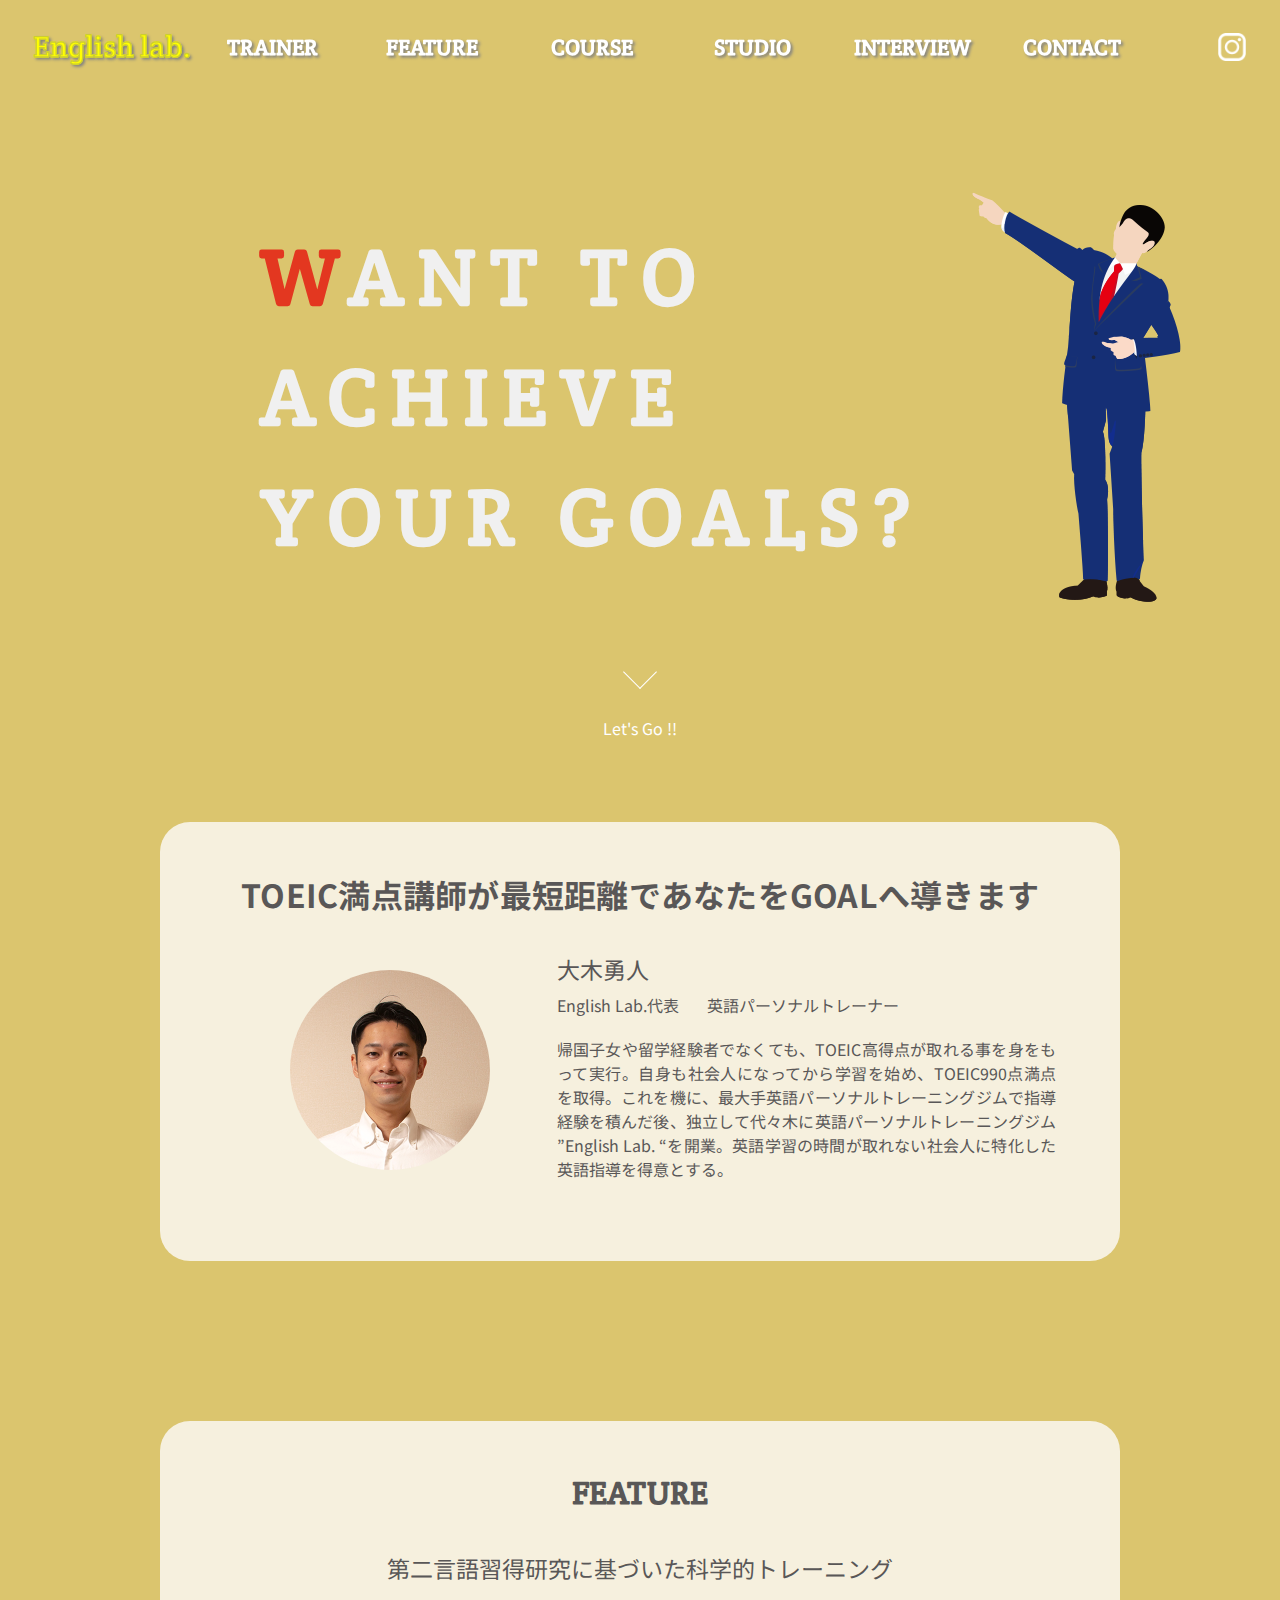
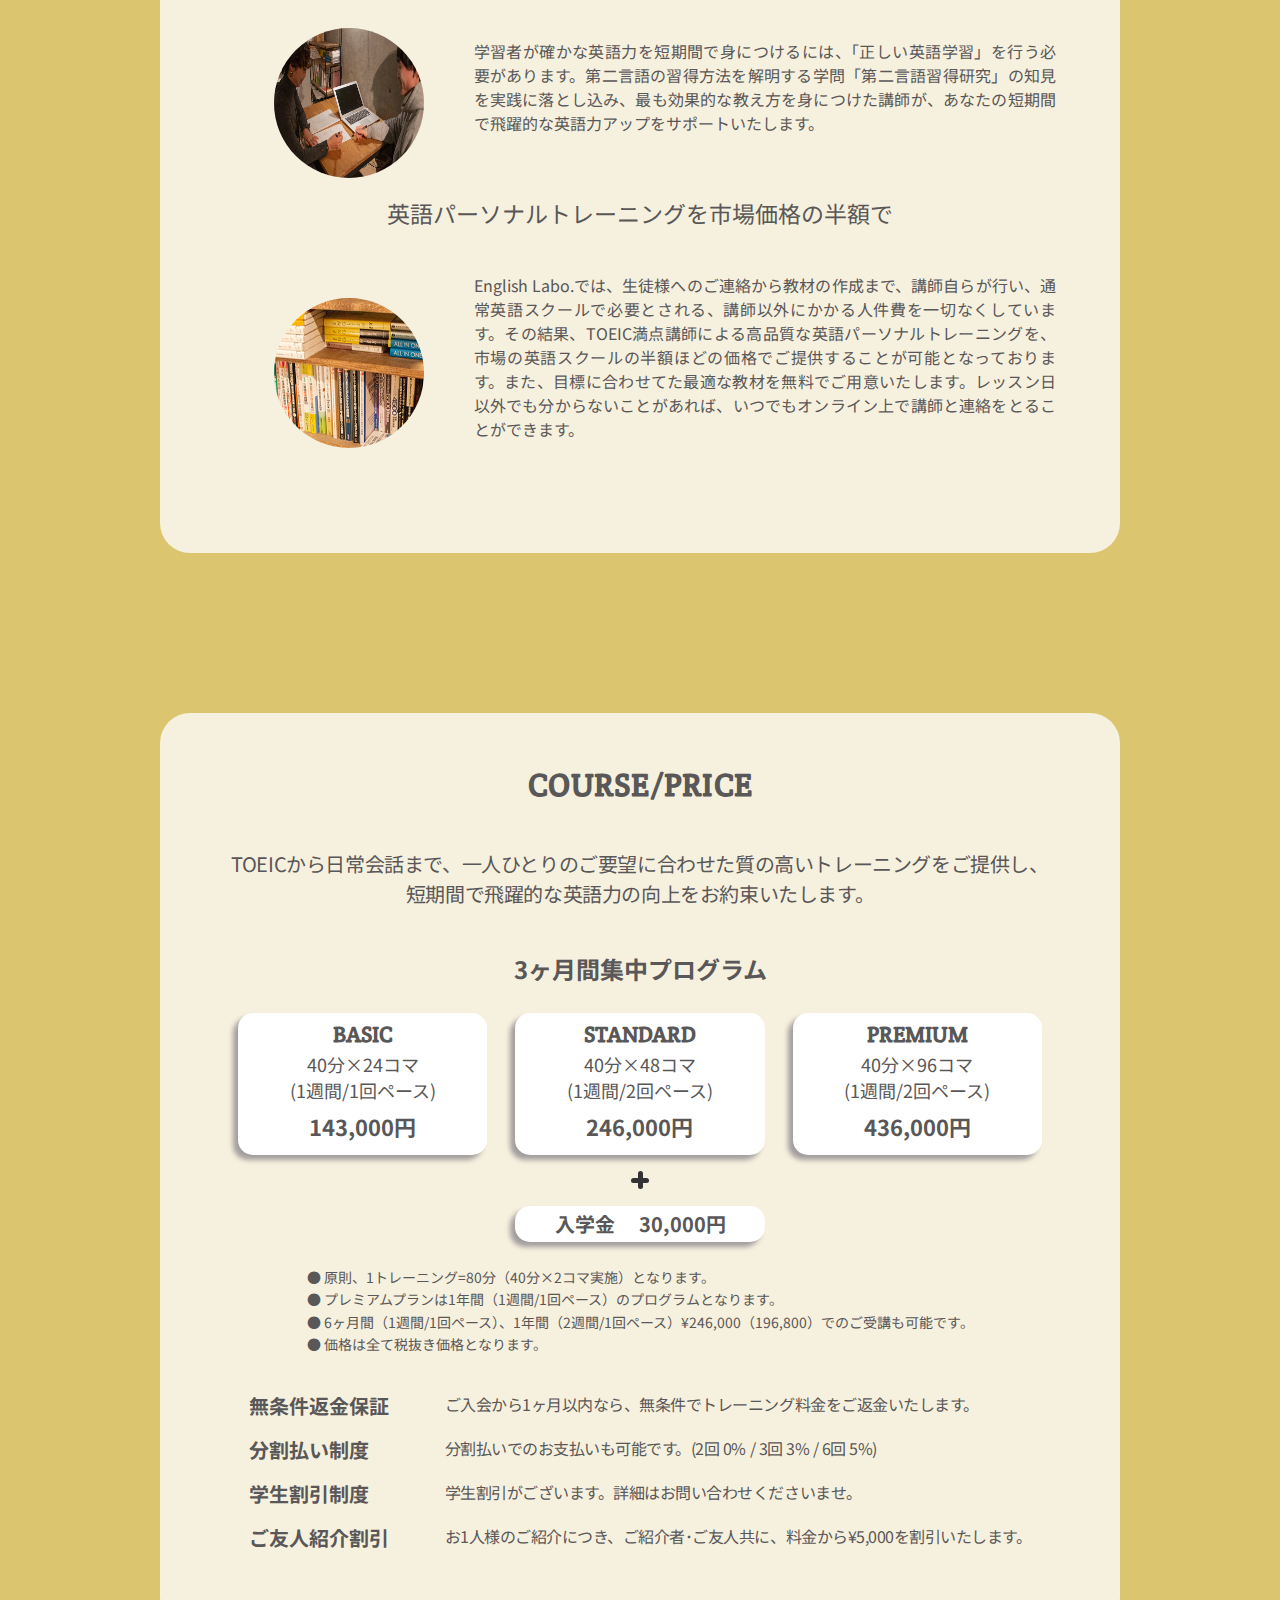
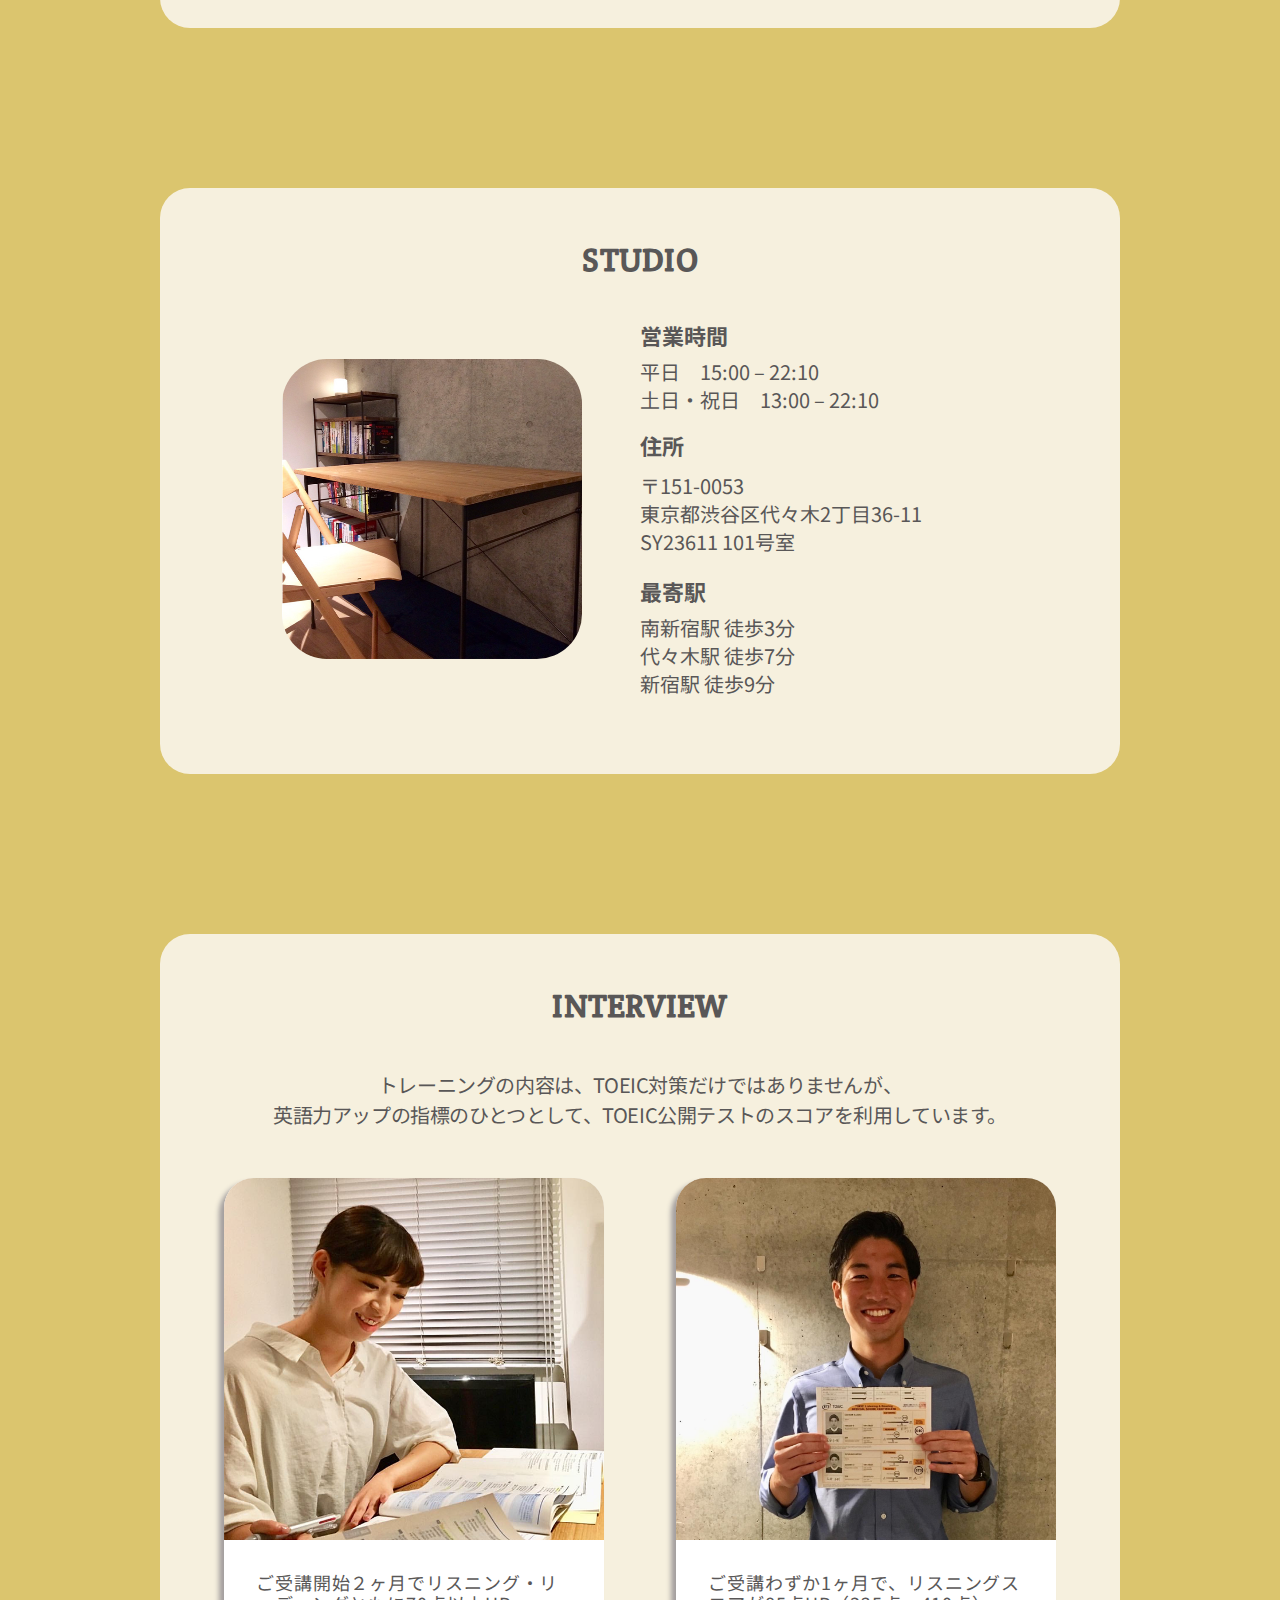
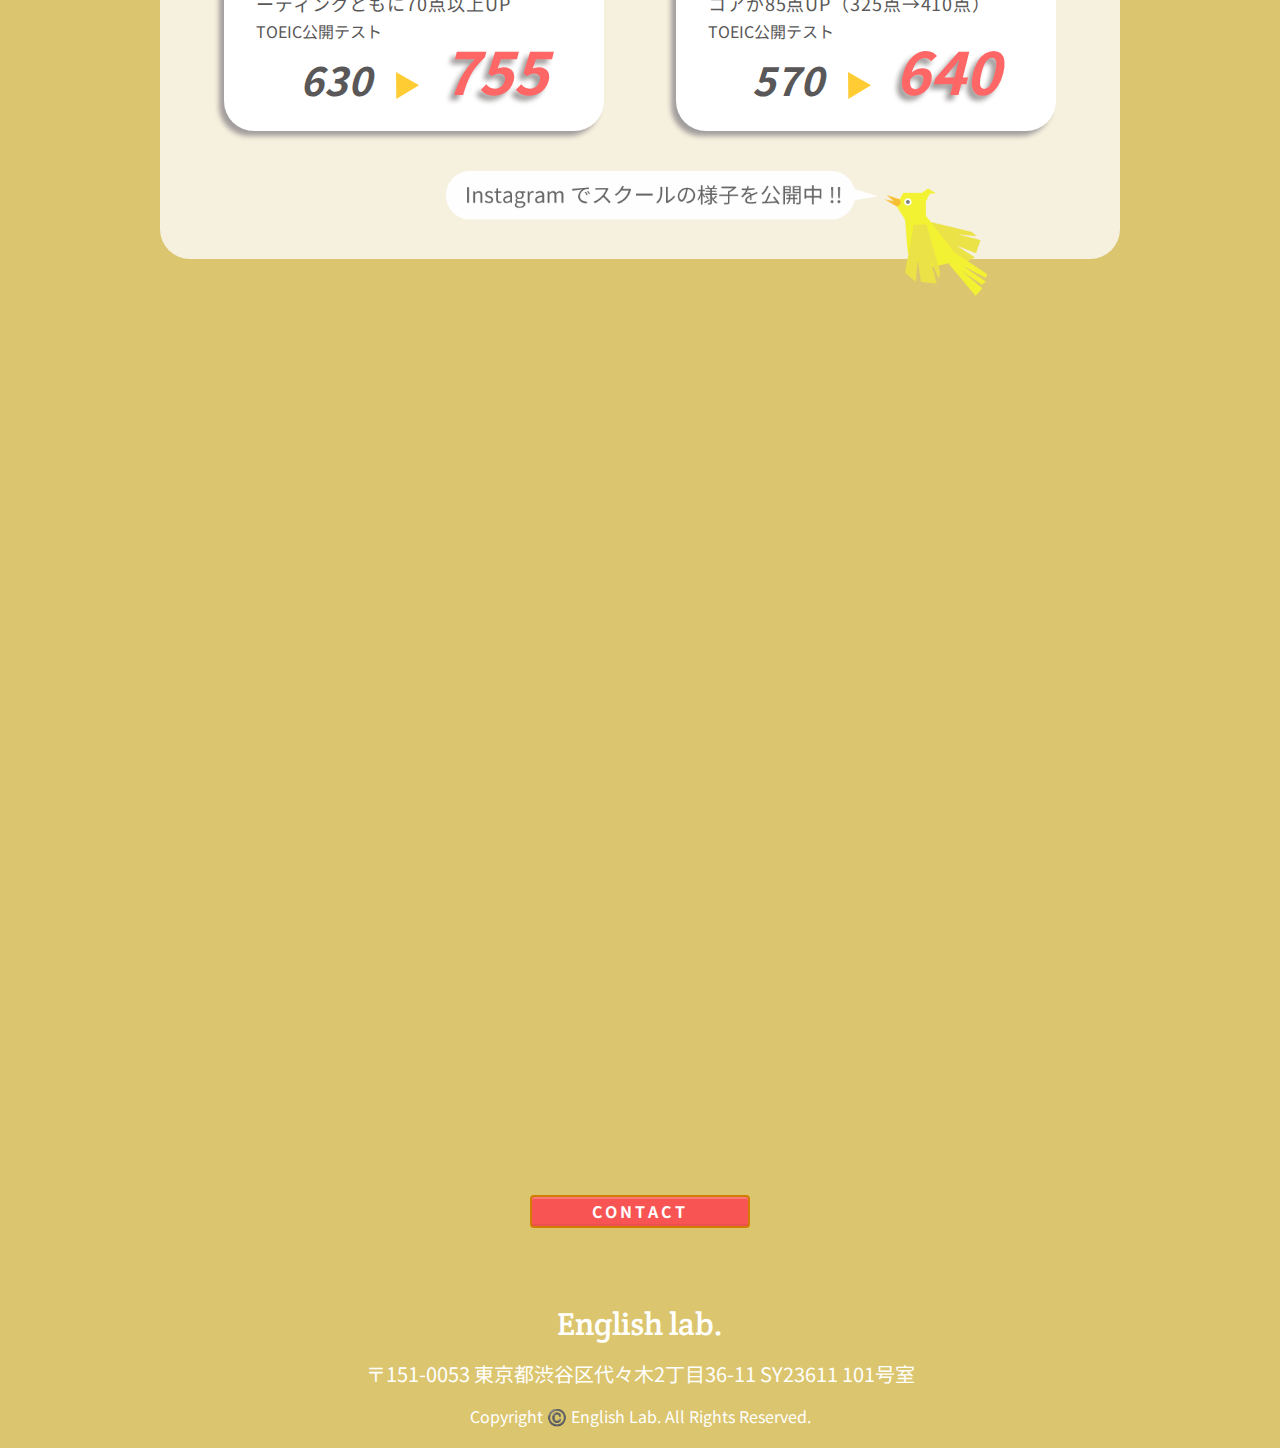
<file: index.html>
<!doctype html>
<html>
<head>
<meta charset="UTF-8">
<title>English lab.</title>
<meta name="viewport" content="width=device-width,initial-scale=1.0,minimum-scale=1.0">	
<link rel="stylesheet" href="./css/reset.css">
<link rel="stylesheet" href="./css/style.css">
<link href="https://fonts.googleapis.com/css?family=Crete+Round|Noto+Sans+JP&display=swap&subset=japanese" rel="stylesheet">
</head>
<body class="background-layer-pc  background-layer-sp">
	<header class="site-header">
		<h1 class="site-title-sp"><a href="./index.html">English lab.</a></h1>
	        <div class="header_nav">	
				<nav class="global-nav" id="scrollbar">
					<ul class="global-nav__list">
						<li class="site-title"><a href="./index.html">English lab.</a></li>
						<li class="global-nav__item"><a href="#item-1">TRAINER</a></li>
						<li class="global-nav__item"><a href="#item-2">FEATURE</a></li>
						<li class="global-nav__item"><a href="#item-3">COURSE</a></li>
						<li class="global-nav__item"><a href="#item-4">STUDIO</a></li>
						<li class="global-nav__item"><a href="#item-5">INTERVIEW</a></li>
						<li class="global-nav__item"><a href="./contact/contact.html">CONTACT</a></li>
						<li class="global-nav__item sns"><a href="https://www.instagram.com/yutooki0319/?hl=ja"><img src="./images/instagram.png" alt="インスタのアイコン" class="instagram"></a></li>
					</ul>
				</nav>
		    </div>
		    <div class="btn-trigger" id="nav_btn">
				<span></span>
				<span></span>
				<span></span>
			</div>
	</header>
<!--inner ----->	
	<div class="inner"> 
		<div class="firstview-box">
			<p class="catchcopy">Want To<br>Achieve<br>
	         Your Goals?</p>
			<div class="man"><img src="./images/man.png" alt="ゴールを指差すビジネスマン"></div>
		</div>
		<div class="scroll"><a href="#"><span></span>Let's Go !!</a></div>
		
<!--trainer ----->
		  <div class="inner-box" id="item-1">
			<h2 class="section-title ff-jp">TOEIC満点講師が最短距離で<br class="br-sp">あなたをGOALへ導きます</h2>
			<div class="container">
				<div class="media-head">
					<img src="./images/trainer.png" class="picture-circle" alt="トレーナー写真">
				</div>
				<div class="media-body">
					<p class="trainer-name fs25">大木勇人</p>
					<div class="job-position"><p class="jobposition-1">English Lab.代表</p><p class="jobposition-2">英語パーソナルトレーナー</p></div>
					<p class="text">帰国子女や留学経験者でなくても、TOEIC高得点が取れる事を身をもって実行。自身も社会人になってから学習を始め、TOEIC990点満点を取得。これを機に、最大手英語パーソナルトレーニングジムで指導経験を積んだ後、独立して代々木に英語パーソナルトレーニングジム ”English Lab. “を開業。英語学習の時間が取れない社会人に特化した英語指導を得意とする。</p>
				</div>
			</div>
		  </div>	
<!--//trainer----->
<!--feature-->
		<section>
		  <div class="inner-box" id="item-2">
			<h2 class="section-title">feature</h2>
			<h3 class="media-title text-center">第二言語習得研究に基づいた科学的トレーニング</h3>
			<div class="container">
				<div class="media-head-2">
					<img src="images/classroom.png" class="picture-circle-15" alt="授業風景">
				</div>
				<div class="media-body-2">
					<p class="text">学習者が確かな英語力を短期間で身につけるには、「正しい英語学習」を行う必要があります。第二言語の習得方法を解明する学問「第二言語習得研究」の知見を実践に落とし込み、最も効果的な教え方を身につけた講師が、あなたの短期間で飛躍的な英語力アップをサポートいたします。</p>
				</div>
			</div>
			<h3 class="media-title text-center">英語パーソナルトレーニングを市場価格の半額で</h3>
			<div class="container">
				<div class="media-head-2">
					<img src="images/books.png" class="picture-circle-15" alt="教材写真">
				</div>
				<div class="media-body-2 mb0">
					<p class="text">English Labo.では、生徒様へのご連絡から教材の作成まで、講師自らが行い、通常英語スクールで必要とされる、講師以外にかかる人件費を一切なくしています。その結果、TOEIC満点講師による高品質な英語パーソナルトレーニングを、市場の英語スクールの半額ほどの価格でご提供することが可能となっております。また、目標に合わせてた最適な教材を無料でご用意いたします。レッスン日以外でも分からないことがあれば、いつでもオンライン上で講師と連絡をとることができます。</p>
				</div>
			</div>
		  </div>
		</section>
<!--//feature-->
<!--course price-->
		<section>
		  <div class="inner-box" id="item-3">
			<h2 class="section-title">course/price</h2>
			<p class="lead text-center fs2">TOEICから日常会話まで、一人ひとりのご要望に合わせた質の高いトレーニングをご提供し、<br class="br-pc">短期間で飛躍的な英語力の向上をお約束いたします。</p>
			<h3 class="program text-center">3ヶ月間集中プログラム</h3>
			<div class="course-price">
			   <dl class="course-box">
				<dt class="course-title">basic</dt>
				<dd class="course-d1">40分×24コマ</dd>
				<dd class="course-d2">(1週間/1回ペース)</dd>
				<dd class="course-d3">143,000円</dd>
			   </dl>
			   <dl class="course-box">
				<dt class="course-title">standard</dt>
				<dd class="course-d1">40分×48コマ</dd>
				<dd class="course-d2">(1週間/2回ペース)</dd>
				<dd class="course-d3">246,000円</dd>
			   </dl>
			   <dl class="course-box">
				<dt class="course-title">premium</dt>
				<dd class="course-d1">40分×96コマ</dd>
				<dd class="course-d2">(1週間/2回ペース)</dd>

				<dd class="course-d3">436,000円</dd>
			   </dl>
			</div>
			<div class="section-plus">
			  <i class="op_plus"></i>
			</div>
			<div class="entrancefee-box">
			  <dl class="entrancefee">
				 <dt class="entrancefee-title .section-title.ff-jp">入学金</dt>
				 <dd class="entrancefee-price">30,000円</dd>
			  </dl>
			</div>
			<div class="notes-4">
				<p class="notes">● 原則、1トレーニング=80分（40分×2コマ実施）となります。<br>● プレミアムプランは1年間（1週間/1回ペース）のプログラムとなります。<br>● 6ヶ月間（1週間/1回ペース）、1年間（2週間/1回ペース）¥246,000（196,800）でのご受講も可能です。<br>● 価格は全て税抜き価格となります。</p>
			</div>
			<div class="discount">
				<dl>
					<dt class="discount-title">無条件返金保証</dt>
					<dd class="discount-detail">ご入会から1ヶ月以内なら、無条件でトレーニング料金をご返金いたします。</dd>
					<dt class="discount-title">分割払い制度</dt>
					<dd class="discount-detail">分割払いでのお支払いも可能です。(2回 0% / 3回 3% / 6回 5%)</dd>
					<dt class="discount-title">学生割引制度</dt>
					<dd class="discount-detail">学生割引がございます。詳細はお問い合わせくださいませ。</dd>
					<dt class="discount-title">ご友人紹介割引</dt>
					<dd class="discount-detail">お1人様のご紹介につき、ご紹介者･ご友人共に、料金から¥5,000を割引いたします。</dd>
				</dl>
			</div>
		  </div>
		</section>
<!--//course price-->
<!--studio-->
		<section>
		  <div class="inner-box" id="item-4">
			<h2 class="section-title">studio</h2>
			 <div class="container">
				 <div class="media-head-3">
					<img src="images/studio.png" class="picture-square" alt="机の写真">
				 </div>
				 <div class="media-body">
					 <dl>
						<dt class="studio-t1">営業時間</dt>
						<dd class="weekdays">平日　15:00 – 22:10</dd>
						<dd class="holidays">土日・祝日　13:00 – 22:10</dd>
						<dt class="studio-t1">住所</dt>
						<dd class="studio-adress">〒151-0053<br>東京都渋谷区代々木2丁目36-11<br>SY23611  101号室</dd>
						<dt class="studio-t1">最寄駅</dt>
						<dd class="station-name">南新宿駅 徒歩3分</dd>
						<dd class="station-name">代々木駅 徒歩7分</dd>
						<dd class="station-name">新宿駅 徒歩9分</dd>
					 </dl>
				 </div>
			 </div>
		  </div>
		</section>
	  <!--//studio-->
	  <!--interview-->
		<section>
		  <div class="inner-box pb112" id="item-5">
			<h2 class="section-title">interview</h2>
			<p class="lead text-center">トレーニングの内容は、TOEIC対策だけではありませんが、<br class="br-pc">英語力アップの指標のひとつとして、TOEIC公開テストのスコアを利用しています。</p>
			<div class="interview-article">
				<div class="interview-box">
					<div class="interview-head"><img src="images/interview1.png" class="interview-img" alt="女性生徒の写真"></div>
					<div class="interview-body">
						<p class="interview-text">ご受講開始２ヶ月でリスニング・リーディングともに70点以上UP</p>
						<p class="toeic">TOEIC公開テスト</p>
						<div class="toeic-score">
							<p class="pre-score">630</p>
							<img src="images/traiangle.png" class="triangle" alt="三角形矢印">
							<p class="cure-score">755</p>
						</div>
					</div>
				</div>
				<div class="interview-box">
					<div class="interview-head">
						<img src="images/IMG_9064.jpg" class="img-pc" alt="男性生徒の写真">
						<img src="images/interview2.png" class="img-sp" alt="男性生徒の写真">
					</div>
					<div class="interview-body">
						<p class="interview-text">ご受講わずか1ヶ月で、リスニングスコアが85点UP（325点→410点）</p>
						<p class="toeic">TOEIC公開テスト</p>
						<div class="toeic-score">
							<p class="pre-score">570</p>
							<img src="images/traiangle.png" class="triangle" alt="三角形矢印">
							<p class="cure-score">640</p>
						</div>
					</div>		
				</div>
			</div>
			<div class="bird"><a href="#"><img src="./images/insta-bird-fly.png"  alt="インスタグラムへ促す鳥"></a></div>
		  </div>
		</section>
<!--//interview-->
<div id="bg-stop"></div>
<div class="padding"></div>
</div>
<div class="btn-contact">
	<a href="./contact/contact.html" class="btn-square-so-pop">CONTACT</a>
</div>	
<!--//inner ----->		
<footer class="footer text-center">

	<p class="company">English lab.</p>
	<p class="footer-adress">〒151-0053 東京都渋谷区代々木2丁目36-11 <br class="br-sp">SY23611  101号室</p>
    <p class="copyrights"><small>Copyright ©️ English Lab. All Rights Reserved.</small></p>
</footer>
	
<script src="https://ajax.googleapis.com/ajax/libs/jquery/3.4.1/jquery.min.js"></script>
<script src="./script.js"></script>

</body>
</html>
</file>
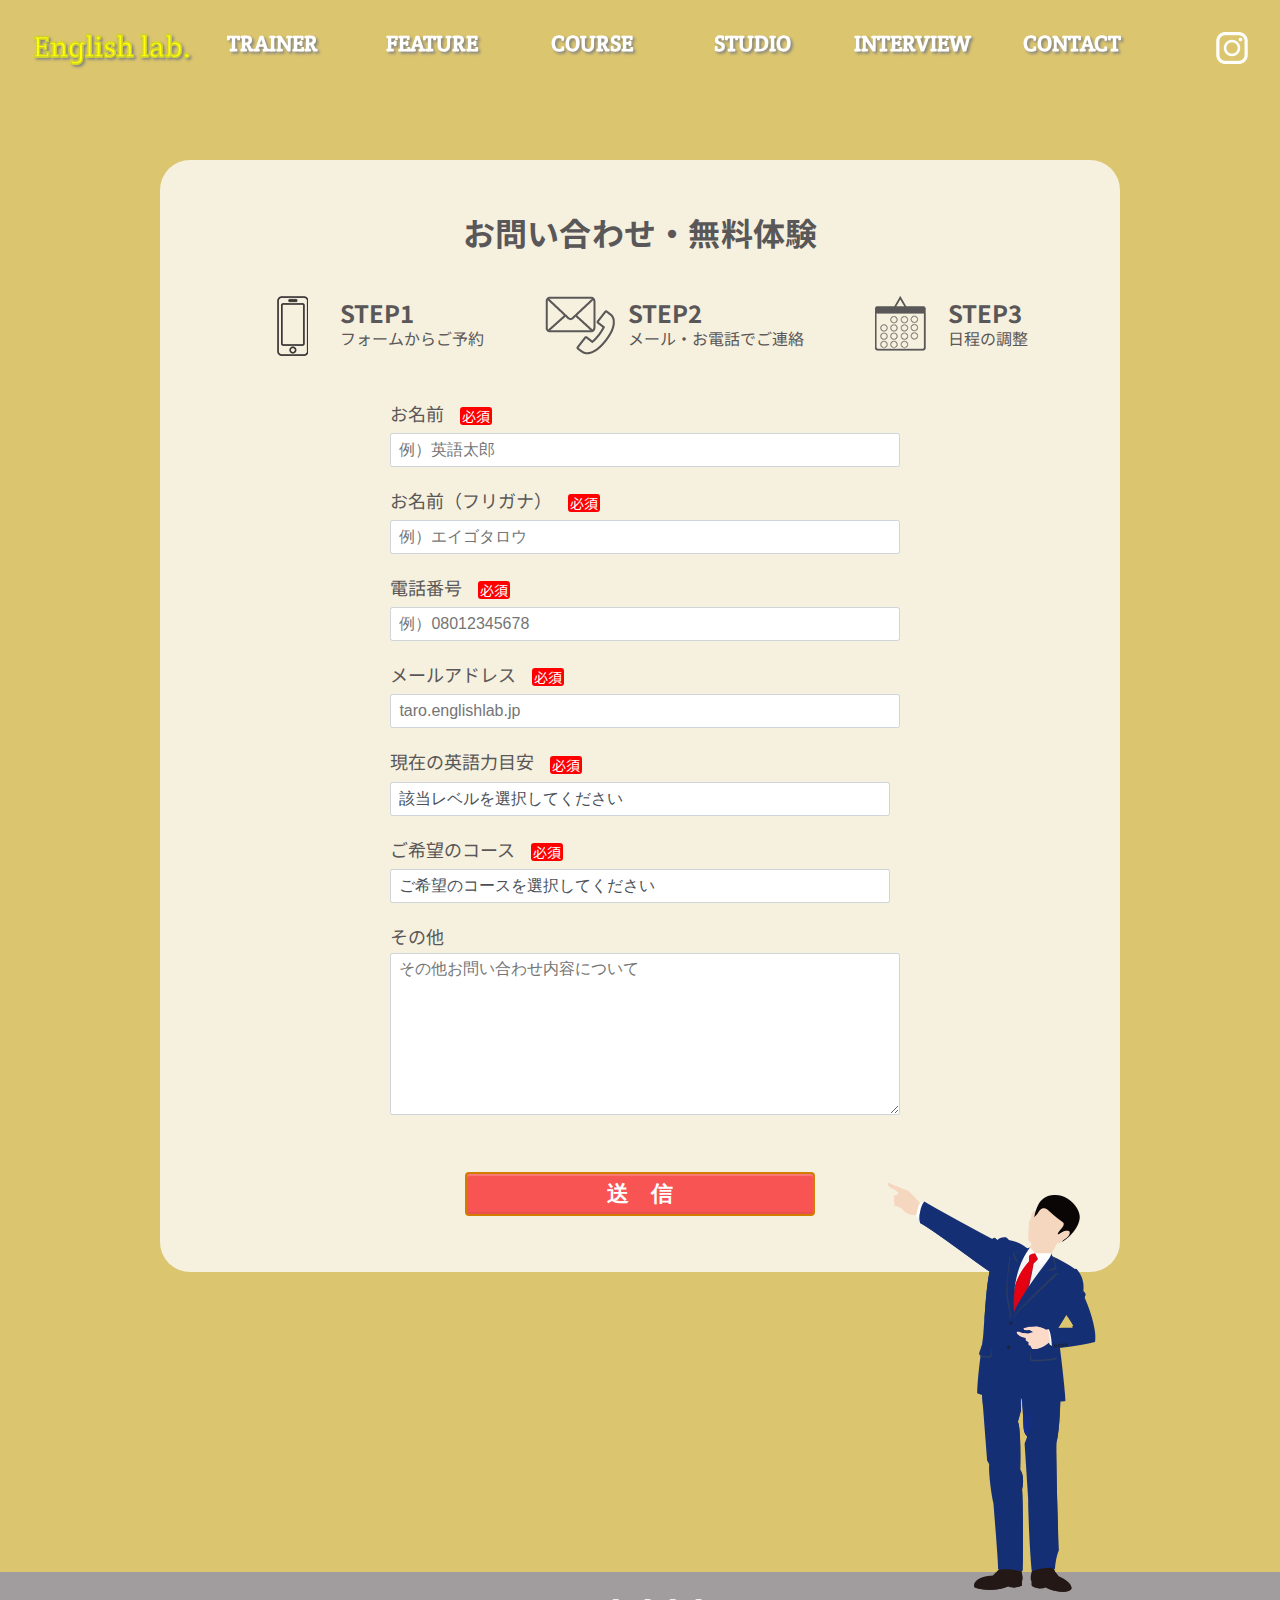
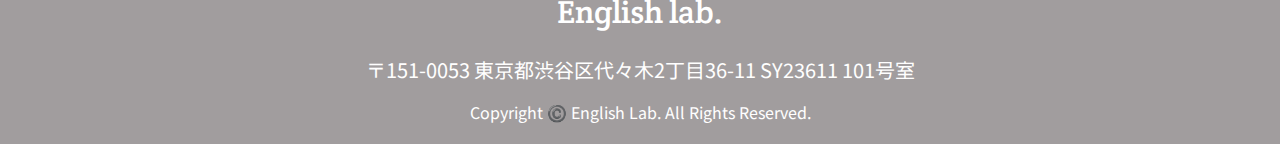
<file: contact/contact.html>
<!doctype html>
<html>
<head>
<meta charset="UTF-8">
<title>English lab.</title>
<meta name="robots" content="noindex">
<meta name="viewport" content="width=device-width,initial-scale=1.0,minimum-scale=1.0">	
<link rel="stylesheet" href="../css/reset.css">
<link rel="stylesheet" href="../contact/style.css">
<link href="https://fonts.googleapis.com/css?family=Crete+Round|Noto+Sans+JP&display=swap&subset=japanese" rel="stylesheet">
</head>
<!--contactページ-------------------------------------->
<body>
<header class="site-header">
		<h1 class="site-title-sp"><a href="../index.html">English lab.</a></h1>
	        <div class="header_nav">	
				<nav class="global-nav" id="scrollbar">
					<ul class="global-nav__list">
						<li class="site-title"><a href="../index.html">English lab.</a></li>
						<li class="global-nav__item"><a href="../index.html#item-1">TRAINER</a></li>
						<li class="global-nav__item"><a href="../index.html#item-2">FEATURE</a></li>
						<li class="global-nav__item"><a href="../index.html#item-3">COURSE</a></li>
						<li class="global-nav__item"><a href="../index.html#item-4">STUDIO</a></li>
						<li class="global-nav__item"><a href="../index.html#item-5">INTERVIEW</a></li>
						<li class="global-nav__item"><a href="./contact/contact.html">CONTACT</a></li>
						<li class="global-nav__item sns"><a href="#"><img src="../images/instagram.png" alt="インスタのアイコン" class="instagram"></a></li>
					</ul>
				</nav>
		    </div>
		    <div class="btn-trigger" id="nav_btn">
				<span></span>
				<span></span>
				<span></span>
			</div>
</header>
<div class="inner">
<!----contact-->
<section>
	<div class="inner-box mb192">
	  <h2 class="section-title ff-jp">お問い合わせ・無料体験</h2>
	 <ul class="contact-flow">
		 <li>
			<div class="media">
				<div class="media-head-icon mg0"><img src="../images/smartphone.png" alt="スマートフォンのイラスト"></div>
				<div class="media-body">
					<h3 class="c-hedding">step1</h3>
					<p>フォームからご予約</p>
				</div>
			</div>
		 </li>
		 <li>
			<div class="media">
				<div class="media-head-icon"><img src="../images/mail-tel.png" alt="メール・電話のイラスト"></div>
				<div class="media-body">
					<h3 class="c-hedding">step2</h3>
					<p>メール・お電話でご連絡</p>
				</div>
			</div>
		 </li>
		 <li>
			 <div class="media">
				<div class="media-head-icon"><img src="../images/schedule.png" alt="カレンダーのイラスト"></div>
				<div class="media-body">
					<h3 class="c-hedding">step3</h3>
					<p>日程の調整</p>
				</div>
			 </div>
		 </li>
	  </ul>
	  <div class="container-c">
		  <form method="post" name="select" action="#">
			<div class="form-group">
				<dl>	
					<dt class="form-title"><label for="inputAdress">お名前</label><span class="require">必須</span></dt>
					<dd><input type="text" class="form-control" id="inputName" name="name" placeholder="例）英語太郎"></dd>
				</dl>	
			</div>
			<div class="form-group">
				<dl>
					<dt class="form-title"><label for="inputAdress">お名前（フリガナ）</label><span class="require">必須</span></dt>
					<dd><input type="text" class="form-control" id="inputAdress" name="kana" placeholder="例）エイゴタロウ"></dd>
				</dl>
			</div>
			<div class="form-group">
				<dl>
					<dt class="form-title"><label for="exampleInputEmail1">電話番号</label><span class="require">必須</span></dt>
					<dd><input type="tell" class="form-control" id="inputTel" name="telnumber" placeholder="例）08012345678"></dd>
				</dl>				
			</div>
			<div class="form-group">
				<dl>
				<dt class="form-title"><label for="exampleInputEmail1">メールアドレス</label><span class="require">必須</span></dt>
				<dd><input type="e-mail" class="form-control" id="exampleInputEmail1" name="email" aria-describedby="emailHelp" placeholder="taro.englishlab.jp"></dd>
				</dl>
			</div>
			<div class="form-group">
				<dl>
					<dt class="form-title"><label for="InpntLevel">現在の英語力目安</label><span class="require">必須</span></dt>
					<dd>
						<select class="form-control" id="exampleFormControlSelect1" name="level" >
							<option value disabeled selected style="display:none;">該当レベルを選択してください</option>
							<option value="初心者（TOEIC 300未満）">初心者（TOEIC 300未満）</option>
							<option value="初級者（TOEIC 300~500未満）">初級者（TOEIC 300~500未満）</option>
							<option value="中級者（TOEIC 500~700未満）">中級者（TOEIC 500~700未満）</option>
							<option value="中上級者（TOEIC 700~800未満）">中上級者（TOEIC 700~800未満）</option>
							<option value="上級者（TOEIC 800以上）">上級者（TOEIC 800以上）</option>
						</select>
					</dd>
				</dl>
			</div>
			<div class="form-group">
				<dl>
					<dt class="form-title"><label for="exampleFormControlSelect1">ご希望のコース</label><span class="require">必須</span></dt>
					<dd>
						<select class="form-control"  name="course" onchange="decide()">
							<option value disabled selected style="display:none;">ご希望のコースを選択してください</option>
							<option value="BASICコース">ベーシックコース</option>
							<option value="STANDARDコース">スタンダードコース</option>
							<option value="PREMIUMコース">プレミアムコース</option>
						</select>
					</dd>
				</dl>
			</div>
			<div class="form-group">
				<dl>
					<dt class="form-title"><label for="other">その他</label></dt>
					<dd><textarea class="form-control" id="exampleFormControlTextarea1" name="content" rows="5" placeholder="その他お問い合わせ内容について"></textarea></dd>
				</dl>
			</div>
			<button type="submit" value="送信" class="btn">送　信</button>
		  </form>
	  </div>
	  <div class="man"><img src="../images/man.png" alt="指差しビジネスマン"></div>
	</div>
</section>
<!--//contact------->	
</div>	
<footer class="footer text-center">
	<p class="company">English lab.</p>
	<p class="footer-adress">〒151-0053 東京都渋谷区代々木2丁目36-11 <br class="br-sp">SY23611  101号室</p>
    <p class="copyrights"><small>Copyright ©️ English Lab. All Rights Reserved.</small></p>
</footer>
<!--Javascript/	-->
	<script src="https://ajax.googleapis.com/ajax/libs/jquery/3.4.1/jquery.min.js"></script>
	<script>

		$(function(){
			$(window).on("scroll",function(){
				$(".site-header").stop();
				$(".site-header").css('display','none').delay(500).fadeIn('fast');
			});
		});


		$(".btn-trigger").on("click",function(){
				$(this).toggleClass("active");
				$(".header_nav").fadeToggle(500);
		});	
	</script>
<!--//Javascript----------->	
</body>
</html>
</file>
<file: css/style.css>
@charset "UTF-8";
/* CSS Document */

html{
	font-size:62.5%;
}

body{
	position: relative;
	font-family: 'Noto Sans JP', sans-serif;
	font-size: 1.6em;
	color:#595757;
	-webkit-font-smoothing:antialiased;
	-moz-osx-smoothing:grayscale;
	background-color: #dbc56e;
	background-repeat: repeat-y;
}

img{
	max-width:100%;
	height:auto;
}
input, button, textarea, select {
	margin: 0;
	padding: 0;
	background: none;
	border: none;
	border-radius: 0;
	outline: none;
	-webkit-appearance: none;
	-moz-appearance: none;
	appearance: none;
}

/*------------------
*navigation
*-------------------*/
.site-header{
	width: 100%;
	position: fixed;	
	top:0;
	left:0;
	Z-index:999;
}

.global-nav ul{
	margin: 0;
	padding: 32px 32px 0 32px;
	display: flex;
	width: 100%;
	align-items: center;
}

.global-nav ul li{
	width: 100%;
	text-align: center;
}

.global-nav ul li a{
	width: 100%;
	text-decoration: none;
	font-family: 'Crete Round', serif;
	font-size: 2.2rem;
	font-weight: bold;
	font-feature-settings:'palt';
	color: #fff;
	text-shadow: 2px 2px 3px gray;
}

.global-nav>ul>li.site-title>a{
	font-size: 3rem;
	font-family:'Crete Round', serif;
	font-weight: bold;
	color: #FFFF00;
	-webkit-text-stroke: 0.3px #cccc33;
        text-stroke: 0.3px #cccc33;
	-moz-text-shadow: 2px 2px 3px gray;
	-webkit-text-shadow: 2px 2px 3px gray;
	-ms-text-shadow:2px 2px 3px gray;
	text-shadow: 2px 2px 3px gray;
}

.global-nav ul li.current a{
	color: #fff;
}
.global-nav ul li a:hover{
	color: #F59305;
}

.instagram{
	max-width: 18%;
}

.global-nav ul .site-title{
	width: 100%;
}

.site-title-sp>a{
	display: none;
}
/*------------------
*commonss
*-------------------*/
.background-layer-pc{
    	background-image: url("../images/background-cloud.jpg");
    	background-size: 100%;
	background-repeat: no-repeat;
}


.inner{
	max-width:960px;
	margin:0 auto;
	padding-bottom: 480px;
}


.inner-box{
	box-sizing: border-box;
	margin-bottom: 160px;
	padding: 56px 64px;
	background-color:rgba(253,250,250,0.80);
	width:100%;
	height:auto;
	border-radius: 30px;
	position: relative;
}

.section-title{
	display: block;
	font-family: 'Crete Round', serif;
	font-size: 3.2rem;
	font-weight: bold;
	text-transform: uppercase;
	text-align: center;
	letter-spacing: 0.025rem;
	margin-bottom: 48px;
}

.section-title.ff-jp{
	font-family: 'Noto Sans JP', sans-serif;
}


.container{
	display: flex;
	justify-content: center;
	align-items: center;
	margin-bottom: 24px;
}

.lead{
	font-size: 2rem;
	margin-bottom: 48px;
	letter-spacing:-0.02em;
	line-height: 1.5;
}

.mg0,
.inner-box.mg0 {
	margin: 0;
	position: relative;
}

.text-center{
	text-align: center;
}

.fs25{
	font-size: 2.5rem;
}
.fs2{
	font-size: 2rem;
}
.text{
	line-height: 1.5;
	text-align: justify;
}
.br-sp{
	display: none;
}
.br-pc{
	display: block;
}
/*------------------
*firstview
*-------------------*/
.firstview-box{
	box-sizing: border-box;
	padding: 20% 0 10%;
	width:100%;
	height:auto;
	display: flex;
	align-items: center;
	position: relative;
}

.catchcopy{
	margin-left: 100px;
	flex:0 0 70%;
	font-family: 'Crete Round', serif;
	font-size: 8rem;
	color: #f0f0f0;
	font-weight:bold;
	text-transform: uppercase; 
	line-height: 1.5;
	letter-spacing: 0.17em;
	text-align: left;
}
.catchcopy:first-letter{
	color:#E33720;
}


.man {
	flex:1 1 auto;
	margin-left: 40px;
	width:100%;
}
.man>img{
	max-width: 150%;
}

.scroll{
	display: flex;
	justify-content: center;
	margin-bottom:48px;
}
.scroll a{
	-webkit-transform: translate(0, -50%);
	transform: translate(0, -50%);
	text-decoration: none;
	color: #fff;
	padding-top:60px;
}
.scroll a span {
	position: absolute;
	top: 0;
	left: 50%;
	width: 24px;
	height: 24px;
	margin-left: -12px;
	border-left: 1px solid #fff;
	border-bottom: 1px solid #fff;
	-webkit-transform: rotate(-45deg);
	transform: rotate(-45deg);
	-webkit-animation: sdb 2s infinite;
	animation: sdb 2s infinite;
	box-sizing: border-box;
}



@keyframes sdb {
  0% {
    transform: rotate(-45deg) translate(0, 0);
  }
  20% {
    transform: rotate(-45deg) translate(-10px, 10px);
  }
  40% {
    transform: rotate(-45deg) translate(0, 0);
  }
}


/*------------------
*trainer
*-------------------*/
.media-head{
	flex:0 0 40%;
	display: flex;
	justify-content: center;
	align-items: center;
}

.picture-circle{
	border-radius: 50%;
	width: 200px;
	height: 200px;
}

.media-body{
	flex: 1 1 auto;
}

.media-title{
	font-size: 2.3rem;
	margin-bottom: 48px;
}
.trainer-name{
	font-size: 2.3rem;
	margin-bottom: 16px;
}

.job-position{
	display: flex;
	margin-bottom: 24px;
}
.jobposition-1{
	flex:0 0 30%;
}
.jobposition-2{
	flex: 1 1 auto;
}
/*------------------
*feature
*-------------------*/
.media-head-2{
	flex:0 0 30%;
	width: 100%;
	display: flex;
	justify-content: center;
	align-items: center;
}

.media-body-2{
	flex: 1 1 auto;
	margin-bottom: 32px;
}
.picture-circle-15{
	border-radius: 50%;
	width: 150px;
	height: 150px;
}

/*------------------
*course price
*-------------------*/
.program{
	font-size: 2.4rem;
	font-weight: bold;
	margin-bottom: 32px;
}

.course-price{
	display:-webkit-box;
	display:-ms-flexbox;
	display:flex;
	-ms-flex-pack:distribute;
	justify-content:space-around; 
	margin-bottom: 16px;
}

.course-box{
	text-align: center;
	background:#fff;
	width:30%;
	height:auto;
	border-radius: 15px;
	box-shadow: -5px 5px 5px #A39E9E;
	padding: 1rem 0;
}
.course-title{
	text-transform: uppercase;
	font-family: 'Crete Round', serif;
	font-size: 2.2rem;
	font-weight: bold;
	margin-bottom: 1rem;
}
.course-d1{
	font-size: 1.8rem;
	margin-bottom: 8px;
}
.course-d2{
	font-size: 1.8rem;
	margin-bottom: 16px;
}
.course-d3{
	font-size: 2.2rem;
	margin-bottom: 8px;
	font-weight: bold;
}
.section-plus{
	text-align: center;
}

.op_plus {
	display: inline-block;
	position: relative;
	width: 18px;
	height: 18px;
	margin: 0 5px;
	margin-bottom: 16px;
}
.op_plus:before, .op_plus:after {
	display: block;
	content: '';
	background-color: #333;
	border-radius: 10px;
	position: absolute;
	width: 18px;
	height: 5px;
	top: 7px;
	left: 0;
}
.op_plus:before {
	width: 5px;
	height: 18px;
	top: 0;
	left: 7px;
}


.entrancefee-box{
	background: #fff;
	width:30%;
	height:auto;
	border-radius: 15px;/*角の丸み*/
	box-shadow: -5px 5px 5px #A39E9E;
	margin: 0 auto;
	margin-bottom: 24px;
}

.entrancefee{
	display: table;
	margin: 0 auto;
	padding: 8px 0;
}

.entrancefee-title{
	display: table-cell;
	font-size: 2rem;
	font-weight: bold;
}

.entrancefee-price{
	font-size: 2rem;
	font-weight: bold;
	margin-left: 24px;
}
.notes-4{
	display: flex;
	justify-content: center;
	margin-bottom: 40px;
}

.notes{
	text-align: left;
	font-size: 1.4rem;
	line-height: 1.6;
}
.discount{
	display: flex;
	justify-content: center;
}
.discount>dt,dd{
	vertical-align: bottom;
}

.discount-title{
	float:left;
	clear: left;
	margin-right: 16px;
	width: 180px;
	font-size: 2rem;
	font-weight: bold;
	margin-bottom: 24px;
}
.discount-detail{
	float:left;
	font-size: 1.6rem;
	letter-spacing: -0.03em;
}

/*------------------
*studio
*-------------------*/
.media-head-3{
	flex:0 0 50%;
	display: flex;
	justify-content: center;
	align-items: center;
}
.picture-square{
	border-radius: 15%;
	width: 300px;
	height: 300px;
}
.studio-t1{
	font-size: 2.2rem;
	font-weight: bold;
	margin-bottom: 16px;
}
.weekdays{
	font-size: 2rem;
	margin-bottom: 8px;
}
.holidays{
	font-size: 2rem;
	margin-bottom: 24px;
}
.studio-adress{
	font-size: 2rem;
	line-height: 1.4;
	margin-bottom: 24px;
}
.station-name{
	font-size: 2rem;
	margin-bottom: 8px;
}
.station-name:last-of-type{
	margin-bottom: 0;
}

/*------------------
*interview
*-------------------*/
.inner-box.pb112{
	padding-bottom: 112px;
}

.interview-article{
	display:flex;
	margin-left: -72px;
	margin-bottom: 16px;;
}
.interview-box{
	border-radius: 30px;
	width: 50%;
	margin: 0 0 0 72px;
	overflow: hidden;
	background-color: #fff;
	box-shadow: -5px 5px 5px #A39E9E;
}
.img-sp{
	display: none;
}
.interview-box>img{
	max-width: 50%;
}

.interview-head{
	width: 420px;
	height: 362px;
	display:block;
	overflow: hidden;
}
.interview-body{
	padding: 32px;
}
.interview-text{
	font-size: 1.8rem;
	margin-bottom: 8px;
    letter-spacing: 0.05em;
	line-height: 1.2;
}

.toeic-score{
	display: flex;
	justify-content: flex-end;
	align-items: flex-end;
	line-height: 1;
}
.pre-score{
    	font-size: 4rem;
	font-weight: bold;
	font-style: italic;
}
.triangle{
	margin-left: 24px;
}
.cure-score{
	margin-left: 24px;
	margin-right: 24px;;
	font-size: 6rem;
	font-weight: bold;
	font-style: italic;
	text-shadow: -5px 5px 5px #A39E9E;
	color:#ff6666;
}
.bird{
  	position: absolute;
	bottom: -80px;
	display: flex;
	justify-content: flex-end;
	width: 100%;
}
.bird>img{
	max-width: 100%;
	height: auto;
}

/*------------------
*contact　ボタンのみ
*-------------------*/
.btn-contact{
	text-align: center;
	margin:152px 0 80px;
}
.btn-square-so-pop {
	margin: 0 auto;
	position: relative;
	display: inline-block;
	padding: 0.4em 0.5em;
	width: 200px;
	letter-spacing: 0.2em;
	text-decoration: none;
	color: #FFF;
	background: #F85454;
	border-radius: 4px;
	box-shadow: inset 0 2px 0 rgba(255,255,255,0.2), inset 0 -2px 0 rgba(0, 0, 0, 0.05);
	font-weight: bold;
	border: solid 2px #d27d00;
}


.padding{
	padding-top:144px ;
}
/*------------------
*footer
*-------------------*/
.footer{
	color: #fff;
}
.company{
	font-family: 'Crete Round', serif;
	font-size: 3.2rem;
	margin-bottom: 24px;
}
.footer-adress{
	font-size: 2rem;
	margin-bottom: 24px;
}
.copyrights{
	margin-bottom: 24px;
}


/*-------ここからSP*------------------------------------------------------------------------------*/
@media screen and (max-width:414px){
/*------------------------------
/navigation
/---------------------------*/	
.site-title-sp a{
	display: inline-block;
	font-size: 2.8rem;
	font-family:'Crete Round', serif;
	font-weight: bold;
	color: #FFFF00;
	-webkit-text-stroke: 0.3px #cccc33;
        text-stroke: 0.3px #cccc33;
	-moz-text-shadow: 2px 2px 3px gray;
	-webkit-text-shadow: 2px 2px 3px gray;
	-ms-text-shadow:2px 2px 3px gray;
	text-shadow: 2px 2px 3px gray;
	position: absolute;
	top:16px;
	left:16px;
}
.global-nav ul{
	display: block;
}
	
.global-nav ul{
	padding: 0;
}	
	
.global-nav ul li{
	width: 100%;
	margin-bottom: 48px;
}
.instagram{
	max-width:10%;
}
	
.global-nav ul li a{
	color:#fff;
	font-size: 2.4rem;
	text-shadow:none;
}	


.global-nav ul .site-title a{
	display: none;
}	
	

.btn-trigger,.btn-trigger span{
	display: inline-block;
	transition: all .4s;
	box-sizing: border-box;
}
.btn-trigger{
	position: absolute;
	top:16px;
	right:16px;
	width: 40px;
	height: 36px;
}
.btn-trigger span{
	position: absolute;
	left: 0;
	width: 100%;
	height: 4px;
	background-color: #fff;
	border-radius: 4px;
}	
.btn-trigger span:nth-of-type(1){
	top:0;		
}
.btn-trigger span:nth-of-type(2){
	top:16px;		
}
.btn-trigger span:nth-of-type(3){
	bottom:0;		
}
	
.btn-trigger.active span:nth-of-type(1){
	width: 45%;
	-webkit-transform: translate3d(2px, 8px, 0) rotate(45deg);
	transform: translate3d(2px, 8px, 0) rotate(45deg);
}

.btn-trigger.active span:nth-of-type(2){
	-webkit-transform: translate3d(-1px, 0, 0) rotate(-45deg);
	transform: translate3d(-1px, 0, 0) rotate(-45deg);
}

.btn-trigger.active span:nth-of-type(3){
	width: 45%;
	-webkit-transform: translate3d(19px, -9px, 0) rotate(45deg);
	transform: translate3d(19px, -9px, 0) rotate(45deg);
	}
	
	
.header_nav{
	display:none;
	position: fixed;
	top: 0;
	right: -500px;
	transform: translateX(-500px);
	width: 100%;
	height: 120%;
	padding: 56px 0 0;
	background-color: rgba(177,172,172,0.95);	
}	

	
/*------------------------------
/common
/---------------------------*/
html{
	overflow: auto;
}	
	
body{
	background-color: #dbc56e;
	box-sizing: border-box;
	width: 100%;
	margin:0;
	overflow: hidden;
	min-width: 100%;
}
.site-title>a{
	font-size: 2.2rem;
	top:16px;
	left:16px;
}
.background-layer-sp{
	background-image: url("../images/background-sp.jpg");
	background-size: 100%;
	background-repeat: no-repeat;
	background-position:top;
	overflow: hidden;
	min-width: 100%;
}
.firstview-box{
	box-sizing: border-box;
	padding: 40% 0;
	width:100%;
	height:auto;
	display: flex;
	align-items: center;
	position: relative;
}	
	
.catchcopy{
	margin: 0;
	flex:0 0 60%;
	font-size: 3.8rem;
	line-height: 1.5;
	letter-spacing: 0.17em;
	text-align: left;
}
.man {
	flex:1 1 auto;
	width:100%;
	align-items: flex-end;
	margin: 0;
}
.man>img{
	max-width: 100%;
}
.inner{
	max-width:90%;
	margin:0 auto;
}
.inner-box{
	padding: 48px 24px;
	margin-bottom: 80px;
}
.inner-box:nth-of-type(5){
	margin-bottom: 96px;	
}

.section-title{
	font-size: 2.4rem;
	margin-bottom: 48px;
}
	
/*------------------------------
/trainer
/---------------------------*/	
.section-title.ff-jp{
	font-size: 2.2rem;
	line-height:1.5;
	letter-spacing:-0.02rem;
}
.jobposition-1{
	margin-bottom: 8px;	
}	
	
.br-sp{
	display: block;	
}
.br-pc{
	display: none;
	}
.container,.container-c,.course-box{
	flex-wrap: wrap;
}

.media-head,.media-head-2,.media-head-3{
	flex:none;
	width: 100%;
	margin-bottom: 24px;
}
.media-title{
	line-height:1.5;
}
.trainer-name,.job-position{
	text-align: center;
}
.job-position{
	display: block;
}	
.media-title{
	font-size: 2.2rem;
	margin-bottom: 24px;
}

/*------------------------------
/course
/---------------------------*/		
.lead{
	font-size: 1.8rem;
	letter-spacing: -0.1em;
	margin-bottom: 40px;
	text-align: left;
}
.program{
	font-size: 2rem;	
}	
.course-price{
	display: block;
}	
.course-price>dl{
	width: 100%;
	margin-bottom: 16px;
}	
.entrancefee-box{
	width: 100%;
	margin-bottom: 40px;
}	
.notes{
	letter-spacing: -0.03em;
	text-align: justify;
}
.notes>br{
	display: none;
}	
.discount-title{
	font-size:2rem;
	margin-bottom: 8px;
}
.discount-detail{
	line-height: 1.4;
	margin-bottom: 24px;		
}

/*------------------------------
/studio
/---------------------------*/		
.media-body{
	margin: 0;	
}
.studio-t1,.weekdays,.holidays,.studio-adress,.station-name{
	font-size: 1.8rem;
}
.holidays{
	margin-bottom: 24px;
}
.studio-adress{
	line-height: 1.2;
}

/*------------------------------
/interview
/---------------------------*/		
	
.interview-article{
	flex-direction: column;
	margin: 0;
}
.interview-box{
	margin: 0 0 56px 0;
	width: 100%;	
}
.interview-box:nth-of-type(2){
	margin-bottom: 0;	
}	
.img-pc{
	display: none;
}	
.img-sp{
	display: block;	
}
.interview-head{
	width: 100%;
	height: auto;
}	
.interview-body{
	padding: 16px;
}
.interview-text{
	letter-spacing: -0.04em;	
}	
.toeic-score{
	justify-content: center;	
}	
.cure-score{
	margin-right: 0;	
}
.media-body-2.mb0{
	margin-bottom: 0;		
}
.bird{
	right: -140px;
	bottom: -40px;
	width: 170%;
}
.bird>img{
	max-width: 140%;	
	}
.inner-box.pb112{
	padding-bottom: 88px;	
}	
.contact-flow{
	display: block;
}	
.media{
	margin-bottom: 16px;
}
.media-head-icon:nth-of-type(2)>img{
	max-width: 80%;
}
.container-c{
	width: 100%;
}
.inner-box{
	margin-bottom: 128px;
}
.inner-box.mb192{
	margin-bottom: 192px;
}
.company{
	font-size: 2.6rem;
}	
.btn-contact{
	margin:200px 0 88px;
}
.footer-adress{
	font-size: 1.6rem;
}
.copyrights{
        font-size: 1.2rem;
	margin-bottom: 16px;
}
	
}
</file>
<file: contact/style.css>
@charset "UTF-8";
/* CSS Document */
/*contactページ------------------------------*/
html{
  font-size:62.5%;
}

body{
	position: relative;
	font-family: 'Noto Sans JP', sans-serif;
	font-size: 1.6em;
	color:#595757;
	-webkit-font-smoothing:antialiased;
	-moz-osx-smoothing:grayscale;
	background-color: #dbc56e;
}

input, button, textarea, select {
  	margin: 0;
  	padding: 0;
  	background: none;
  	border: none;
  	border-radius: 0;
  	outline: none;
  	-webkit-appearance: none;
  	-moz-appearance: none;
  	appearance: none;
}

/*------------------
*navigation
*-------------------*/
.site-header{
	width: 100%;
	position: fixed;	
	top:0;
	left:0;
	Z-index:999;
}

.global-nav ul{
	margin: 0;
	padding: 32px 32px 0 32px;
	display: flex;
	width: 100%;
}

.global-nav ul li{
	width: 100%;
	text-align: center;
	vertical-align: bottom;
}

.global-nav ul li a{
	width: 100%;
	text-decoration: none;
	font-family: 'Crete Round', serif;
	font-size: 2.2rem;
	font-weight: bold;
	font-feature-settings:'palt';
	color: #fff;
	text-shadow: 2px 2px 3px gray;
}

.global-nav ul .site-title a{
	font-size: 3rem;
	font-family:'Crete Round', serif;
	font-weight: bold;
	color: #FFFF00;
	-webkit-text-stroke: 0.3px #cccc33;
        text-stroke: 0.3px #cccc33;
	-moz-text-shadow: 2px 2px 3px gray;
	-webkit-text-shadow: 2px 2px 3px gray;
	-ms-text-shadow:2px 2px 3px gray;
	text-shadow: 2px 2px 3px gray;
}

.global-nav ul li.current a{
	color: #fff;
}
.global-nav ul li a:hover{
	color: #F59305;
}

.instagram{
	max-width: 20%;
}

.global-nav ul .site-title{
	width: 100%;
}

.site-title-sp>a{
	display: none;
}

/*-----------------------------------
commons
--------------------------------------------*/
.inner{
  	max-width:960px;
  	margin:0 auto;
}


.inner-box{
  	box-sizing: border-box;
  	margin: 160px 0 300px;
	padding: 56px 64px;
	background-color:rgba(253,250,250,0.80);
	width:100%;
	height:auto;
	border-radius: 30px;
	position: relative;
}

.section-title{
	display: block;
	font-family: 'Crete Round', serif;
	font-size: 3.2rem;
	font-weight: bold;
	text-transform: uppercase;
	text-align: center;
	letter-spacing: 0.025rem;
	margin-bottom: 48px;
}

.section-title.ff-jp{
	font-family: 'Noto Sans JP', sans-serif;
}


.container{
	display: flex;
	justify-content: center;
	align-items: center;
	margin-bottom: 24px;
}

.lead{
	font-size: 2rem;
	margin-bottom: 48px;
	letter-spacing:-0.1em;
	line-height: 1.5;
}
.mg0,
.inner-box.mg0 {
	margin: 0;
	position: relative;
}

.text-center{
  	text-align: center;
}

.fs25{
	font-size: 2.5rem;
}
.fs2{
	font-size: 2rem;
}
.text{
	line-height: 1.5;
}

.br-pc{
	display: block;
}
.br-sp{
	display: none;
}

/*--------------------------
*contact  
----------------------------------------*/
.contact-flow{
	display: flex;
	justify-content: space-around;
	margin-bottom: 48px;
}
.media{
	display: flex;
	align-items: flex-start;
}
.media-head-icon{
	width: 80px;
	text-align: center;
	margin-right: 8px;
}
.container-c{
	width: 60%;
	margin: 0 auto;
}
.media-body:first-of-type{
	margin-left: 0;
}
.c-hedding{
	font-size: 2.4rem;
	line-height: 1.4;
	font-weight: bold;
	text-transform: uppercase;
}
.form-group{
	margin-bottom: 24px;
	font-size: 1.8rem;
}
.form-group label{
	margin-bottom: 24px;
}
.require{
	display: inline-block;
	margin-left: 16px;
	padding: 2px;
	border-radius: 3px;
	background-color: #f00;
	color: #fff;
	text-align: center;
	font-size: 1.4rem;
	vertical-align: middle;
}
.form-title{
	margin-bottom: 8px;
}
.form-control{
	width: 100%;
        padding-left: 8px;
	font-size: 1.6rem;
	line-height: 2;
	color:#495057;
	background-color: #fff;
	background-clip: padding-box;
	border: 1px solid #ced4da;
	border-radius: 0.25rem;
	transition: border-color 0.15s ease-in-out,box-shadow 0.15s ease-in-out;
}
#exampleFormControlTextarea1{
	font-size: 1.6rem;
	margin-bottom: 32px;
}

.btn{
	display: block;
	margin: 0 auto;
	width: 70%;
	background:#F85454;
	color: #fff;
	padding: 0.5rem 1rem;
	font-size: 2.2rem;
	font-weight: bold;
	border-radius: 4px;
	border-color: #f19149;
	box-shadow: inset 0 2px 0 rgba(255,255,255,0.2), inset 0 -2px 0 rgba(0, 0, 0, 0.05);
	border: solid 2px #d27d00;/*線色*/
	cursor: pointer;
}


.man {
	width: 100%;
	display: flex;
	justify-content: flex-end;
	position: absolute;
	right:24px;
	bottom:-320px;
}


/*------------------
*footer
*-------------------*/
.footer{
	color: #fff;
	background-color: #A19D9E;
	padding: 24px 0 24px;
}
.company{
	font-family: 'Crete Round', serif;
	font-size: 3.2rem;
	margin-bottom: 32px;
}
.footer-adress{
	font-size: 2rem;
	margin-bottom: 24px;
}




@media screen and (max-width:414px){
/*------------------------------
/navigation
/---------------------------*/	
.site-title-sp a{
	display: inline-block;
	font-size: 2.8rem;
	font-family:'Crete Round', serif;
	font-weight: bold;
	color: #FFFF00;
	-webkit-text-stroke: 0.3px #cccc33;
        text-stroke: 0.3px #cccc33;
	-moz-text-shadow: 2px 2px 3px gray;
	-webkit-text-shadow: 2px 2px 3px gray;
	-ms-text-shadow:2px 2px 3px gray;
	text-shadow: 2px 2px 3px gray;
	position: absolute;
	top:16px;
	left:16px;
}
.global-nav ul{
	display: block;
}
	
.global-nav ul{
	padding: 0;
}	
	
.global-nav ul li{
	width: 100%;
	margin-bottom: 48px;
}
.instagram{
	max-width:10%;
}
	
.global-nav ul li a{
	color:#fff;
	font-size: 2.4rem;
	text-shadow:none;
}	


.global-nav ul .site-title a{
	display: none;
}	
	

.btn-trigger,.btn-trigger span{
	display: inline-block;
	transition: all .4s;
	box-sizing: border-box;
}
.btn-trigger{
	position: absolute;
	top:16px;
	right:16px;
	width: 40px;
	height: 36px;
}
.btn-trigger span{
	position: absolute;
	left: 0;
	width: 100%;
	height: 4px;
	background-color: #fff;
	border-radius: 4px;
}	
.btn-trigger span:nth-of-type(1){
	top:0;		
}
.btn-trigger span:nth-of-type(2){
	top:16px;		
}
.btn-trigger span:nth-of-type(3){
	bottom:0;		
}
	
.btn-trigger.active span:nth-of-type(1){
	width: 45%;
	-webkit-transform: translate3d(2px, 8px, 0) rotate(45deg);
	transform: translate3d(2px, 8px, 0) rotate(45deg);
}

.btn-trigger.active span:nth-of-type(2){
	-webkit-transform: translate3d(-1px, 0, 0) rotate(-45deg);
	transform: translate3d(-1px, 0, 0) rotate(-45deg);
}

.btn-trigger.active span:nth-of-type(3){
	width: 45%;
	-webkit-transform: translate3d(19px, -9px, 0) rotate(45deg);
	transform: translate3d(19px, -9px, 0) rotate(45deg);
}
	
	
.header_nav{
	display:none;
	position: fixed;
	top: 0;
	right: -500px;
	transform: translateX(-500px);
	width: 100%;
	height: 120%;
	padding: 56px 0 0;
	background-color: rgba(177,172,172,0.95);	
}	



/*------------------------------
/common
/---------------------------*/
body{
	background-color: #dbc56e;
	box-sizing: border-box;
	width: 100%;
}
.inner-box{
	margin: 116px 16px 220px;
}
.inner-box.mb192{
	width: 90%;
	padding: 48px 24px;
}
.section-title.ff-jp{
	font-size: 2.4rem;
}
.contact-flow{
	display:block;
}
.contact-flow li{
	margin-bottom: 32px;
}
.media-head-icon{
	margin-right: 16px;
}
.c-hedding{
	margin-bottom: 8px;
}
.container-c{
	margin: 0 auto;
	width: 100%;
}
.form-title:last-of-type{
	margin-bottom: 8px;
}
.form-control{
	line-height: 2;
}
.btn{
	padding: 0.2rem 1rem;
}
.man{
	width: 80%;
	position: absolute;
	right:-18px;
	bottom:-230px;
}
.man img{
	max-width: 50%;
}

.company{
	font-size: 2.6rem;
}
.footer-adress{
	font-size: 1.6rem;
	line-height: 1.2;
}
.br-sp{
	display: block;
}
.copyrights{
	font-size: 1.2rem;
}

}
</file>
